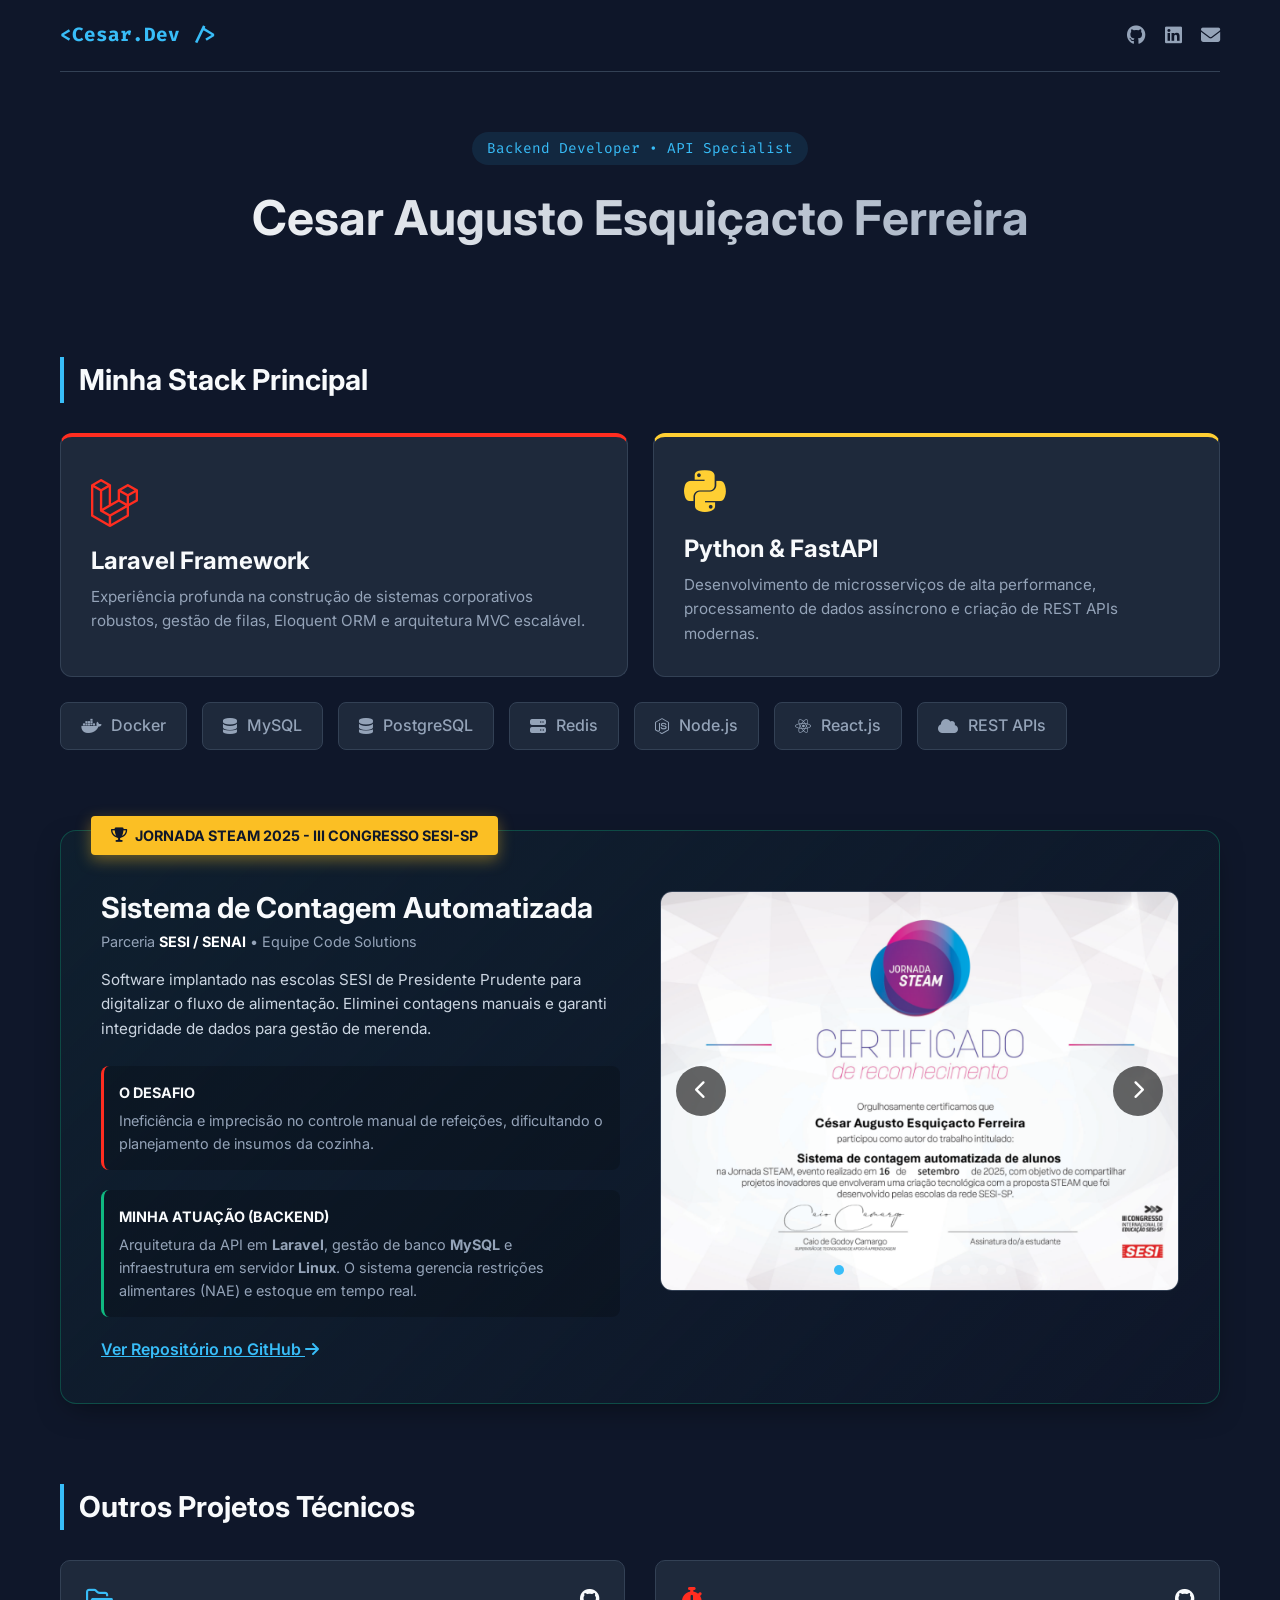
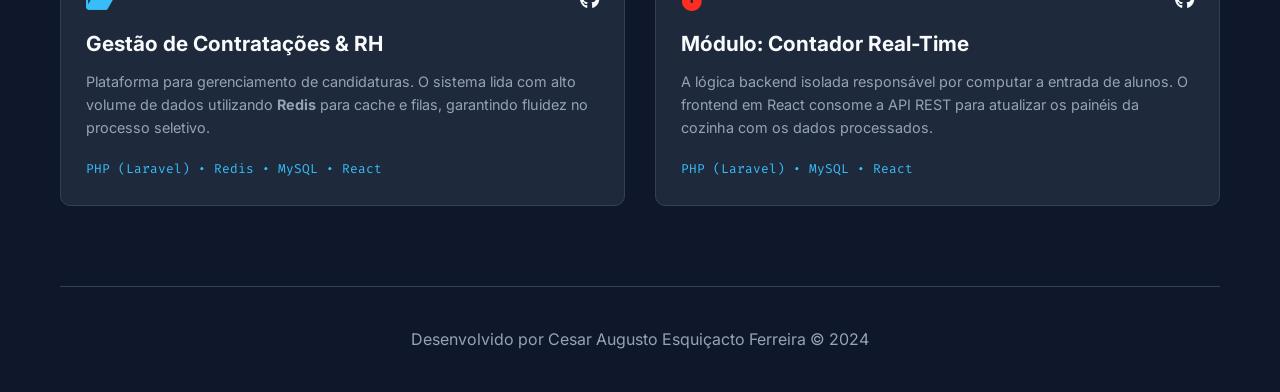
<file: index.html>
<!DOCTYPE html>
<html lang="pt-br">
<head>
    <meta charset="UTF-8">
    <meta name="viewport" content="width=device-width, initial-scale=1.0">
    <title>Portfólio | Cesar Ferreira - Backend Dev</title>
    <link href="https://fonts.googleapis.com/css2?family=Fira+Code:wght@300;400;600&family=Inter:wght@300;400;600;700&display=swap" rel="stylesheet">
    <link rel="stylesheet" href="https://cdnjs.cloudflare.com/ajax/libs/font-awesome/6.4.0/css/all.min.css">
    
    <style>
        /* --- Variáveis (Estilo Dark Modern) --- */
        :root {
            --bg-color: #0f172a;       /* Azul Profundo */
            --bg-secondary: #1e293b;   /* Azul Petróleo */
            --text-primary: #f8fafc;
            --text-secondary: #94a3b8;
            --accent-cyan: #38bdf8;    /* Azul Neon */
            --accent-laravel: #ff2d20; /* Vermelho Laravel */
            --accent-python: #ffcf33;  /* Amarelo Python */
            --success: #10b981;        /* Verde Sucesso */
            --gold: #fbbf24;           /* Dourado para Prêmios */
            --glow: 0 0 20px rgba(56, 189, 248, 0.15);
        }

        * { margin: 0; padding: 0; box-sizing: border-box; }
        
        body {
            font-family: 'Inter', sans-serif;
            background-color: var(--bg-color);
            color: var(--text-primary);
            overflow-x: hidden;
            line-height: 1.6;
        }

        a { text-decoration: none; color: inherit; transition: 0.3s; }
        ul { list-style: none; }
        .code-font { font-family: 'Fira Code', monospace; }

        /* --- Container Geral --- */
        .container {
            max-width: 1200px;
            margin: 0 auto;
            padding: 0 20px;
        }

        /* --- Header --- */
        header {
            padding: 20px 0;
            display: flex;
            justify-content: space-between;
            align-items: center;
            backdrop-filter: blur(10px);
            position: sticky;
            top: 0;
            z-index: 100;
            background: rgba(15, 23, 42, 0.95);
            border-bottom: 1px solid #334155;
        }

        .logo { font-size: 1.2rem; font-weight: 700; color: var(--accent-cyan); }
        .social-top a { margin-left: 15px; font-size: 1.2rem; color: var(--text-secondary); }
        .social-top a:hover { color: var(--text-primary); }

        /* --- Hero Compacto --- */
        .hero {
            padding: 60px 0 40px 0;
            text-align: center;
        }

        .hero h1 {
            font-size: 3rem;
            margin-bottom: 10px;
            background: linear-gradient(to right, #fff, #94a3b8);
            -webkit-background-clip: text;
            -webkit-text-fill-color: transparent;
        }

        .hero p {
            color: var(--text-secondary);
            font-size: 1.1rem;
            max-width: 700px;
            margin: 0 auto 20px auto;
        }

        .hero .badge {
            background: rgba(56, 189, 248, 0.1);
            color: var(--accent-cyan);
            padding: 5px 15px;
            border-radius: 20px;
            font-size: 0.9rem;
            display: inline-block;
            margin-bottom: 15px;
        }

        /* --- SECTION: STACK --- */
        .stack-section { padding: 40px 0 80px 0; }
        .section-title {
            font-size: 1.8rem;
            margin-bottom: 30px;
            border-left: 4px solid var(--accent-cyan);
            padding-left: 15px;
            display: inline-block;
        }

        .main-tech-grid {
            display: grid;
            grid-template-columns: 1fr 1fr;
            gap: 25px;
            margin-bottom: 25px;
        }

        .tech-card-large {
            background: var(--bg-secondary);
            padding: 30px;
            border-radius: 12px;
            border: 1px solid #334155;
            position: relative;
            overflow: hidden;
            transition: transform 0.3s, box-shadow 0.3s;
            display: flex;
            flex-direction: column;
            justify-content: center;
        }
        .tech-card-large:hover { transform: translateY(-5px); box-shadow: var(--glow); }
        .laravel-highlight { border-top: 4px solid var(--accent-laravel); }
        .python-highlight { border-top: 4px solid var(--accent-python); }
        .tech-card-large i { font-size: 3rem; margin-bottom: 15px; }
        .tech-card-large h3 { font-size: 1.5rem; margin-bottom: 5px; }
        .tech-card-large p { color: var(--text-secondary); font-size: 0.95rem; }

        .secondary-tech-grid { display: flex; flex-wrap: wrap; gap: 15px; }
        .tech-pill {
            background: #1e293b; border: 1px solid #334155; padding: 10px 20px;
            border-radius: 8px; display: flex; align-items: center; gap: 10px;
            font-weight: 500; color: var(--text-secondary); transition: 0.2s;
        }
        .tech-pill:hover { border-color: var(--accent-cyan); color: var(--text-primary); background: rgba(56, 189, 248, 0.05); }

        /* --- FEATURED CASE (Atualizado) --- */
        .featured-wrapper {
            background: linear-gradient(135deg, rgba(16, 185, 129, 0.05) 0%, rgba(15, 23, 42, 1) 100%);
            border: 1px solid rgba(16, 185, 129, 0.3);
            border-radius: 16px;
            padding: 40px;
            margin-bottom: 80px;
            position: relative;
            box-shadow: 0 10px 30px -10px rgba(0, 0, 0, 0.5);
        }

        .award-banner {
            position: absolute; top: -15px; left: 30px;
            background: var(--gold); color: #0f172a; padding: 8px 20px;
            font-weight: 700; border-radius: 4px; font-size: 0.9rem;
            box-shadow: 0 5px 15px rgba(251, 191, 36, 0.4);
            display: flex; align-items: center; gap: 8px; z-index: 10;
        }

        .case-split {
            display: grid;
            grid-template-columns: 1fr 1fr;
            gap: 40px;
            margin-top: 20px;
        }

        .case-info h3 { font-size: 1.8rem; margin-bottom: 5px; color: var(--text-primary); line-height: 1.2; }
        .case-info .partner-label { font-size: 0.9rem; color: var(--text-secondary); margin-bottom: 15px; display: block; }
        .case-info .highlight-text { color: var(--success); font-weight: 600; }

        .topic-box {
            margin-bottom: 20px;
            background: rgba(0,0,0,0.2);
            padding: 15px;
            border-radius: 8px;
            border-left: 3px solid var(--text-secondary);
        }
        .topic-title { font-weight: 700; color: var(--text-primary); display: block; margin-bottom: 5px; font-size: 0.9rem; text-transform: uppercase; }
        .topic-desc { font-size: 0.9rem; color: var(--text-secondary); margin: 0; }

        /* --- CARROSSEL CSS --- */
        .carousel-container {
            width: 100%;
            height: 400px; /* Altura fixa para as imagens */
            position: relative;
            border-radius: 12px;
            overflow: hidden;
            border: 1px solid #334155;
            background: #000;
        }

        .carousel-track {
            display: flex;
            height: 100%;
            transition: transform 0.5s ease-in-out;
        }

        .carousel-slide {
            min-width: 100%;
            height: 100%;
            display: flex;
            align-items: center;
            justify-content: center;
        }

        .carousel-slide img {
            width: 100%;
            height: 100%;
            object-fit: cover; /* Use 'contain' se quiser ver a imagem inteira sem cortes */
        }

        /* Botões do Carrossel */
        .carousel-btn {
            position: absolute;
            top: 50%;
            transform: translateY(-50%);
            background: rgba(0, 0, 0, 0.6);
            color: white;
            border: none;
            padding: 15px;
            cursor: pointer;
            z-index: 10;
            font-size: 1.2rem;
            transition: 0.2s;
            border-radius: 50%;
            width: 50px;
            height: 50px;
            display: flex;
            align-items: center;
            justify-content: center;
        }
        .carousel-btn:hover { background: var(--accent-cyan); color: #000; }
        .prev-btn { left: 15px; }
        .next-btn { right: 15px; }

        /* Indicadores (Bolinhas) */
        .carousel-indicators {
            position: absolute;
            bottom: 15px;
            left: 50%;
            transform: translateX(-50%);
            display: flex;
            gap: 8px;
            z-index: 10;
        }
        .indicator {
            width: 10px; height: 10px;
            background: rgba(255,255,255,0.3);
            border-radius: 50%;
            cursor: pointer;
        }
        .indicator.active { background: var(--accent-cyan); }


        /* --- Outros Projetos --- */
        .projects-grid {
            display: grid;
            grid-template-columns: repeat(auto-fit, minmax(300px, 1fr));
            gap: 30px;
            padding-bottom: 80px;
        }
        .project-card {
            background: var(--bg-secondary); padding: 25px; border-radius: 10px;
            border: 1px solid #334155; transition: 0.3s;
        }
        .project-card:hover { border-color: var(--accent-cyan); transform: translateY(-5px); }
        .project-header { display: flex; justify-content: space-between; align-items: center; margin-bottom: 15px; }
        .project-card h4 { font-size: 1.3rem; margin-bottom: 10px; }
        .project-card p { color: var(--text-secondary); font-size: 0.9rem; margin-bottom: 20px; }
        .tech-tags { font-size: 0.8rem; color: var(--accent-cyan); font-family: 'Fira Code', monospace; }

        footer { text-align: center; padding: 40px; border-top: 1px solid #334155; color: var(--text-secondary); }

        /* Responsividade */
        @media (max-width: 768px) {
            header { flex-direction: column; gap: 15px; text-align: center; }
            .hero h1 { font-size: 2rem; }
            .main-tech-grid, .case-split, .projects-grid { grid-template-columns: 1fr; }
            .award-banner { left: 50%; transform: translateX(-50%); width: max-content; }
            .carousel-container { height: 300px; } /* Menor no mobile */
        }
    </style>
</head>
<body>

    <div class="container">
        
        <header>
            <div class="logo code-font">&lt;Cesar.Dev /&gt;</div>
            <div class="social-top">
                <a href="https://github.com/cesaraugustooo" target="_blank"><i class="fab fa-github"></i></a>
                <a href="https://www.linkedin.com/in/cesar-esquiçacto-559064314" target="_blank"><i class="fab fa-linkedin"></i></a>
                <a href="mailto:cesaraugusto23121989@gmail.com"><i class="fas fa-envelope"></i></a>
            </div>
        </header>

        <section class="hero">
            <span class="badge code-font">Backend Developer • API Specialist</span>
            <h1>Cesar Augusto Esquiçacto Ferreira</h1>
            <p>
            </p>
        </section>

        <section class="stack-section">
            <h2 class="section-title">Minha Stack Principal</h2>
            
            <div class="main-tech-grid">
                <div class="tech-card-large laravel-highlight">
                    <i class="fab fa-laravel" style="color: var(--accent-laravel);"></i>
                    <h3>Laravel Framework</h3>
                    <p>Experiência profunda na construção de sistemas corporativos robustos, gestão de filas, Eloquent ORM e arquitetura MVC escalável.</p>
                </div>
                <div class="tech-card-large python-highlight">
                    <i class="fab fa-python" style="color: var(--accent-python);"></i>
                    <h3>Python & FastAPI</h3>
                    <p>Desenvolvimento de microsserviços de alta performance, processamento de dados assíncrono e criação de REST APIs modernas.</p>
                </div>
            </div>

            <div class="secondary-tech-grid">
                <div class="tech-pill"><i class="fab fa-docker"></i> Docker</div>
                <div class="tech-pill"><i class="fas fa-database"></i> MySQL</div>
                <div class="tech-pill"><i class="fas fa-database"></i> PostgreSQL</div>
                <div class="tech-pill"><i class="fas fa-server"></i> Redis</div>
                <div class="tech-pill"><i class="fab fa-node-js"></i> Node.js</div>
                <div class="tech-pill"><i class="fab fa-react"></i> React.js</div>
                <div class="tech-pill"><i class="fas fa-cloud"></i> REST APIs</div>
            </div>
        </section>

        <section class="featured-wrapper">
            <div class="award-banner">
                <i class="fas fa-trophy"></i> JORNADA STEAM 2025 - III CONGRESSO SESI-SP
            </div>

            <div class="case-split">
                <div class="case-info">
                    <h3>Sistema de Contagem Automatizada</h3>
                    <span class="partner-label">Parceria <strong style="color: #fff">SESI / SENAI</strong> • Equipe Code Solutions</span>
                    
                    <div style="margin-bottom: 25px; font-size: 0.95rem; color: #cbd5e1;">
                        Software implantado nas escolas SESI de Presidente Prudente para digitalizar o fluxo de alimentação. Eliminei contagens manuais e garanti integridade de dados para gestão de merenda.
                    </div>

                    <div class="topic-box" style="border-left-color: var(--accent-laravel);">
                        <span class="topic-title">O Desafio</span>
                        <p class="topic-desc">Ineficiência e imprecisão no controle manual de refeições, dificultando o planejamento de insumos da cozinha.</p>
                    </div>

                    <div class="topic-box" style="border-left-color: var(--success);">
                        <span class="topic-title">Minha Atuação (Backend)</span>
                        <p class="topic-desc">
                            Arquitetura da API em <strong>Laravel</strong>, gestão de banco <strong>MySQL</strong> e infraestrutura em servidor <strong>Linux</strong>. O sistema gerencia restrições alimentares (NAE) e estoque em tempo real.
                        </p>
                    </div>

                    <div style="margin-top: 20px;">
                        <a href="https://github.com/cesaraugustooo/cont_api_v2" target="_blank" style="text-decoration: underline; color: var(--accent-cyan); font-weight: 600;">
                            Ver Repositório no GitHub <i class="fas fa-arrow-right"></i>
                        </a>
                    </div>
                </div>

                <div class="carousel-container">
                    <div class="carousel-track" id="track">
                        <div class="carousel-slide"><img src="assets/image.png" alt="Projeto SESI 1"></div>
                        <div class="carousel-slide"><img src="assets/login.png" alt="Projeto SESI 2"></div>
                        <div class="carousel-slide"><img src="assets/home.png" alt="Projeto SESI 3"></div>
                        <div class="carousel-slide"><img src="assets/realizando_contagem.png" alt="Projeto SESI 4"></div>
                        <div class="carousel-slide"><img src="assets/dashboard.png" alt="Projeto SESI 5"></div>
                        <div class="carousel-slide"><img src="assets/cronograma.png" alt="Projeto SESI 6"></div>
                        <div class="carousel-slide"><img src="assets/nae.png" alt="Projeto SESI 7"></div>
                        <div class="carousel-slide"><img src="assets/contagem.png" alt="Projeto SESI 8"></div>
                        <div class="carousel-slide"><img src="assets/evento1.jpeg" alt="Projeto SESI 9"></div>
                        <div class="carousel-slide"><img src="assets/evento2.jpeg" alt="Projeto SESI 10"></div>
                    </div>

                    <button class="carousel-btn prev-btn" id="prevBtn"><i class="fas fa-chevron-left"></i></button>
                    <button class="carousel-btn next-btn" id="nextBtn"><i class="fas fa-chevron-right"></i></button>

                    <div class="carousel-indicators" id="indicators">
                        </div>
                </div>
            </div>
        </section>

        <section>
            <h2 class="section-title">Outros Projetos Técnicos</h2>
            <div class="projects-grid">
                
                <div class="project-card">
                    <div class="project-header">
                        <i class="far fa-folder-open" style="font-size: 1.5rem; color: var(--accent-cyan);"></i>
                        <a href="https://github.com/cesaraugustooo/hr-management-api" target="_blank"><i class="fab fa-github fa-lg"></i></a>
                    </div>
                    <h4>Gestão de Contratações & RH</h4>
                    <p>
                        Plataforma para gerenciamento de candidaturas. O sistema lida com alto volume de dados utilizando <strong>Redis</strong> para cache e filas, garantindo fluidez no processo seletivo.
                    </p>
                    <div class="tech-tags">
                        PHP (Laravel) • Redis • MySQL • React
                    </div>
                </div>

                <div class="project-card">
                    <div class="project-header">
                        <i class="fas fa-stopwatch" style="font-size: 1.5rem; color: var(--accent-laravel);"></i>
                        <a href="https://github.com/cesaraugustooo/cont_api_v2" target="_blank"><i class="fab fa-github fa-lg"></i></a>
                    </div>
                    <h4>Módulo: Contador Real-Time</h4>
                    <p>
                        A lógica backend isolada responsável por computar a entrada de alunos. O frontend em React consome a API REST para atualizar os painéis da cozinha com os dados processados.
                    </p>
                    <div class="tech-tags">
                        PHP (Laravel) • MySQL • React
                    </div>
                </div>

            </div>
        </section>

        <footer>
            <p>Desenvolvido por Cesar Augusto Esquiçacto Ferreira &copy; 2024</p>
        </footer>

    </div>

    <script>
        const track = document.getElementById('track');
        const slides = Array.from(track.children);
        const nextBtn = document.getElementById('nextBtn');
        const prevBtn = document.getElementById('prevBtn');
        const dotsNav = document.getElementById('indicators');

        let currentIndex = 0;
        let autoPlayInterval; // Variável para guardar o timer
        const autoPlayDelay = 4000; // Tempo em ms (4 segundos)

        // Criar bolinhas (indicadores) dinamicamente baseado na qtd de imagens
        slides.forEach((_, index) => {
            const indicator = document.createElement('div');
            indicator.classList.add('indicator');
            if (index === 0) indicator.classList.add('active');
            
            // Adiciona evento de clique na bolinha
            indicator.addEventListener('click', () => {
                moveToSlide(index);
                restartAutoPlay(); // Reinicia o timer ao clicar
            });
            dotsNav.appendChild(indicator);
        });

        const indicators = Array.from(dotsNav.children);

        function updateSlidePosition() {
            track.style.transform = 'translateX(-' + (currentIndex * 100) + '%)';
            // Atualizar bolinhas
            indicators.forEach(dot => dot.classList.remove('active'));
            indicators[currentIndex].classList.add('active');
        }

        function moveToSlide(index) {
            currentIndex = index;
            // Lógica de loop infinito
            if (currentIndex < 0) {
                currentIndex = slides.length - 1;
            } else if (currentIndex >= slides.length) {
                currentIndex = 0;
            }
            updateSlidePosition();
        }

        // Funções de Auto Play
        function startAutoPlay() {
            autoPlayInterval = setInterval(() => {
                moveToSlide(currentIndex + 1);
            }, autoPlayDelay);
        }

        function stopAutoPlay() {
            clearInterval(autoPlayInterval);
        }

        function restartAutoPlay() {
            stopAutoPlay();
            startAutoPlay();
        }

        // Eventos dos botões com reinício do timer
        nextBtn.addEventListener('click', () => {
            moveToSlide(currentIndex + 1);
            restartAutoPlay();
        });

        prevBtn.addEventListener('click', () => {
            moveToSlide(currentIndex - 1);
            restartAutoPlay();
        });

        // Inicia o carrossel automático ao carregar
        startAutoPlay();
    </script>

</body>
</html>
</file>
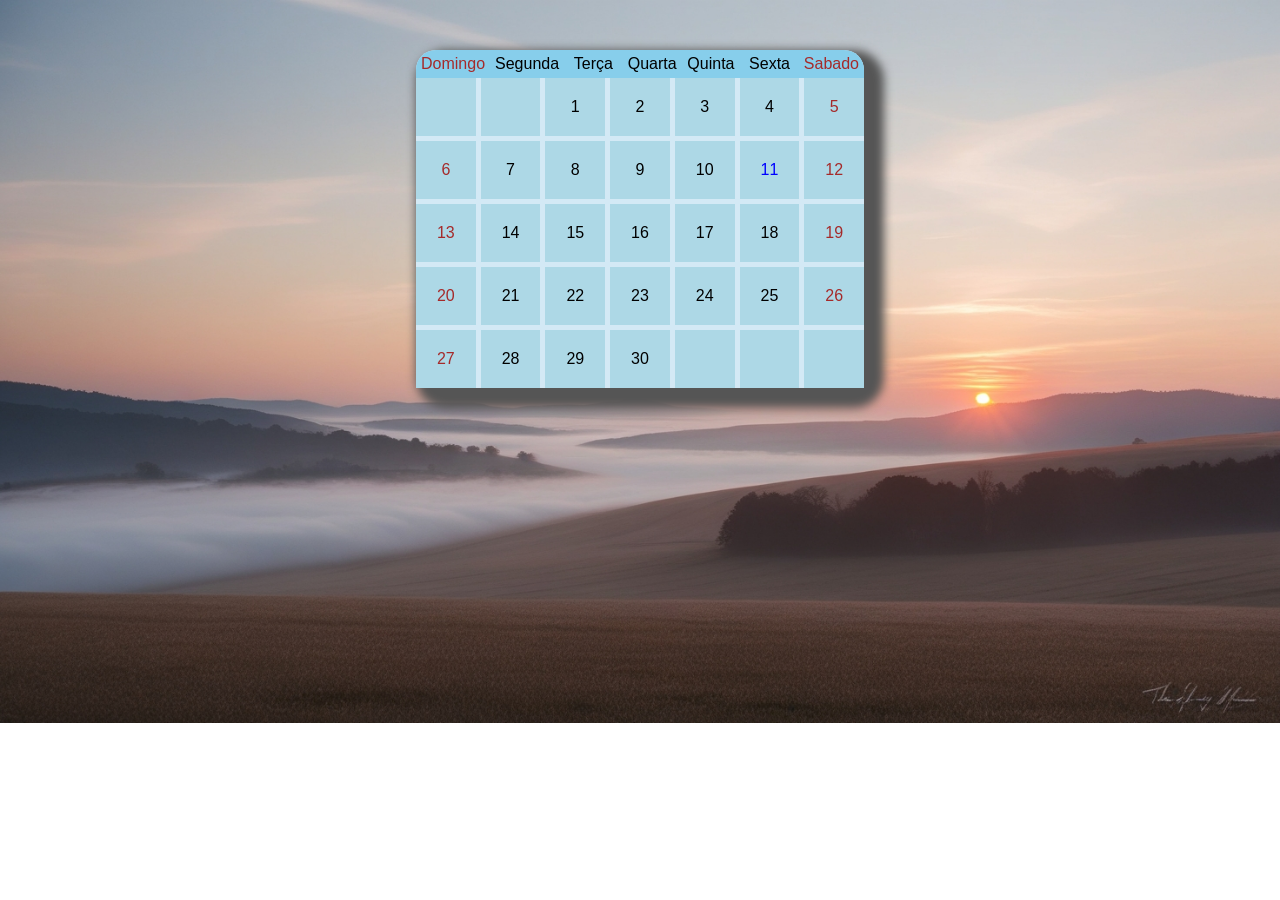
<file: calendario/index.html>
<!DOCTYPE html>
<html lang="pt-br">
<head>
    <meta charset="UTF-8">
    <meta name="viewport" content="width=device-width, initial-scale=1.0">
    <title>Calendario</title>
    <link rel="stylesheet" href="css/style.css">
</head>
<body>
    <main>
        <section class="tudo">
            <section class="section">
                <div class="dias-semana grid">
                    <div style="color: brown;">Domingo</div>
                    <div>Segunda</div>
                    <div>Terça</div>
                    <div>Quarta</div>
                    <div>Quinta</div>
                    <div>Sexta</div>
                    <div  style="color: brown;">Sabado</div>
                </div>
                <div class="dias ">
                        <div class="dia"></div>
                        <div class="dia"></div>
                        <div class="dia">1</div>
                        <div class="dia">2</div>
                        <div class="dia">3</div>
                        <div class="dia">4</div>
                        <div class="dia" style="color: brown;">5</div>
                        <div class="dia" style="color: brown;">6</div>
                        <div class="dia">7</div>
                        <div class="dia">8</div>
                        <div class="dia">9</div>
                        <div class="dia">10</div>
                        <div class="dia" style="color: blue;">11</div>
                        <div class="dia"  style="color: brown;">12</div>
                        <div class="dia" style="color: brown;">13</div>
                        <div class="dia">14</div>
                        <div class="dia">15</div>
                        <div class="dia">16</div>
                        <div class="dia">17</div>
                        <div class="dia">18</div>
                        <div class="dia"  style="color: brown;">19</div>
                        <div class="dia" style="color: brown;">20</div>
                        <div class="dia">21</div>
                        <div class="dia">22</div>
                        <div class="dia">23</div>
                        <div class="dia">24</div>
                        <div class="dia">25</div>
                        <div class="dia"  style="color: brown;">26</div>
                        <div class="dia" style="color: brown;">27</div>
                        <div class="dia">28</div>
                        <div class="dia">29</div>
                        <div class="dia">30</div>
                        <div class="dia"></div>
                        <div class="dia"></div>
                        <div class="dia"></div>

                </div>
                </section>
          </section>
          
        </section>
     
    </main>
</body>
</html>
</file>
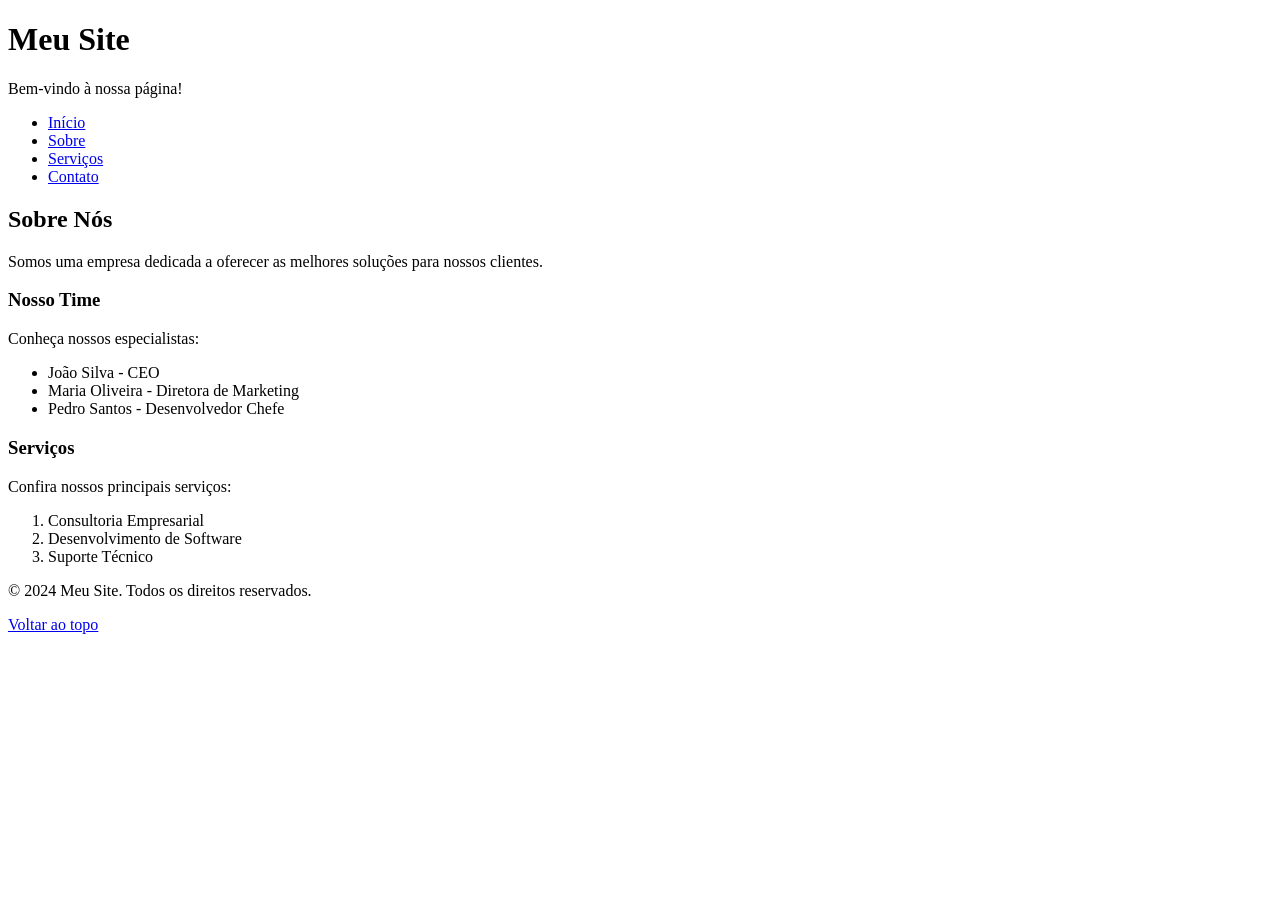
<file: semantica_acessibilidade/html_nao_semantico.html>
<!DOCTYPE html>
<html>
<head>
  <title>Exemplo de HTML Não Semântico</title>
</head>
<body>
  <div id="header">
    <h1>Meu Site</h1>
    <p>Bem-vindo à nossa página!</p>
  </div>

  <div id="menu">
    <ul>
      <li><a href="#home">Início</a></li>
      <li><a href="#sobre">Sobre</a></li>
      <li><a href="#serviços">Serviços</a></li>
      <li><a href="#contato">Contato</a></li>
    </ul>
  </div>

  <div id="main-content">
    <h2>Sobre Nós</h2>
    <p>Somos uma empresa dedicada a oferecer as melhores soluções para nossos clientes.</p>
    
    <h3>Nosso Time</h3>
    <p>Conheça nossos especialistas:</p>
    <ul>
      <li>João Silva - CEO</li>
      <li>Maria Oliveira - Diretora de Marketing</li>
      <li>Pedro Santos - Desenvolvedor Chefe</li>
    </ul>

    <h3>Serviços</h3>
    <p>Confira nossos principais serviços:</p>
    <ol>
      <li>Consultoria Empresarial</li>
      <li>Desenvolvimento de Software</li>
      <li>Suporte Técnico</li>
    </ol>
  </div>

  <div id="footer">
    <p>&copy; 2024 Meu Site. Todos os direitos reservados.</p>
    <p><a href="#home">Voltar ao topo</a></p>
  </div>
</body>
</html>
</file>
<file: calendario/css/style.css>
* {
    margin: 0;
    padding: 0;
    font-family: 'Lato', sans-serif; 
}

body {
    background-image: url('../images/Leonardo_Phoenix_A_serene_landscape_image_soft_and_calming_fea_2.jpg');
    background-size: cover; 
    background-repeat: no-repeat; 
}

.tudo {
    width: 35%;
    margin: auto;
    height: auto;
    background-color: #d3e9f5;
    border-radius: 20px;
    max-width: 500px;
    min-width: 400px;
    box-shadow: 10px 10px 10px 10px rgb(85, 85, 85);
}

.section {
    display: flex;
    flex-direction: column; 
    align-items: center;
    width: 100%; 
    margin: 50px auto; 
}

.dias-semana {
    display: grid;
    grid-template-columns: repeat(7, 1fr); 
    width: 100%; 
}

.dias-semana div {
    background-color: #87CEEB;
    text-align: center;
    padding: 5px; 
}

.dias-semana div:nth-child(1) {
    border-top-left-radius: 20px;
}

.dias-semana div:nth-child(7) {
    border-top-right-radius: 20px;
}

.dias {
    display: grid; 
    grid-template-columns: repeat(7, 1fr);
    gap: 5px; 
    width: 100%; 
}

.dia {
    background-color: lightblue;
    text-align: center; 
    padding: 20px; 
    transition: 0.4s;
}

.dia:hover {
    background-color: rgb(22, 175, 226);
    transform: scale(1.20);
}
@media (max-width:1274px){
    .tudo {
        width: 70%;
    }
    
    .dias {
        grid-template-columns: repeat(7, 1fr); 
    }
    
} 
@media (max-width:1115px){
    .tudo {
        width: 50%;
    }
    
    .dias {
        grid-template-columns: repeat(7, 1fr); 
    }
    
}
@media (max-width:874px){
    .tudo {
        width: 60%;
    }
    
    .dias {
        grid-template-columns: repeat(7, 1fr); 
    }
    
} 
@media (max-width:857px){
    .tudo {
        width: 60%;
    }
    
    .dias {
        grid-template-columns: repeat(7, 1fr); 
    }
}   
@media (max-width: 500px) {
    .dias-semana {
        grid-template-columns: repeat(7, 1fr);
        font-size: 0.8rem; 
    }

    .dia {
        font-size: 0.7rem;
        min-width: 15px; 
        min-height: 15px;
    }
    /* .section{
        width: 300px;
    } */
}
@media (max-width: 768px) {
    .tudo {
        width: 90%;
    }
    
    .dias {
        grid-template-columns: repeat(7, 1fr); 
    }
}

@media (max-width: 480px) {
    .tudo {
        width: 100%;
    }
    
    .dias {
        grid-template-columns: repeat(7, 1fr); 
    }
}
@media (max-width: 417px) {
    .tudo {
        width: 50%;
    }
    
    .dias {
        grid-template-columns: repeat(7, 1fr); 
    }
}
</file>
